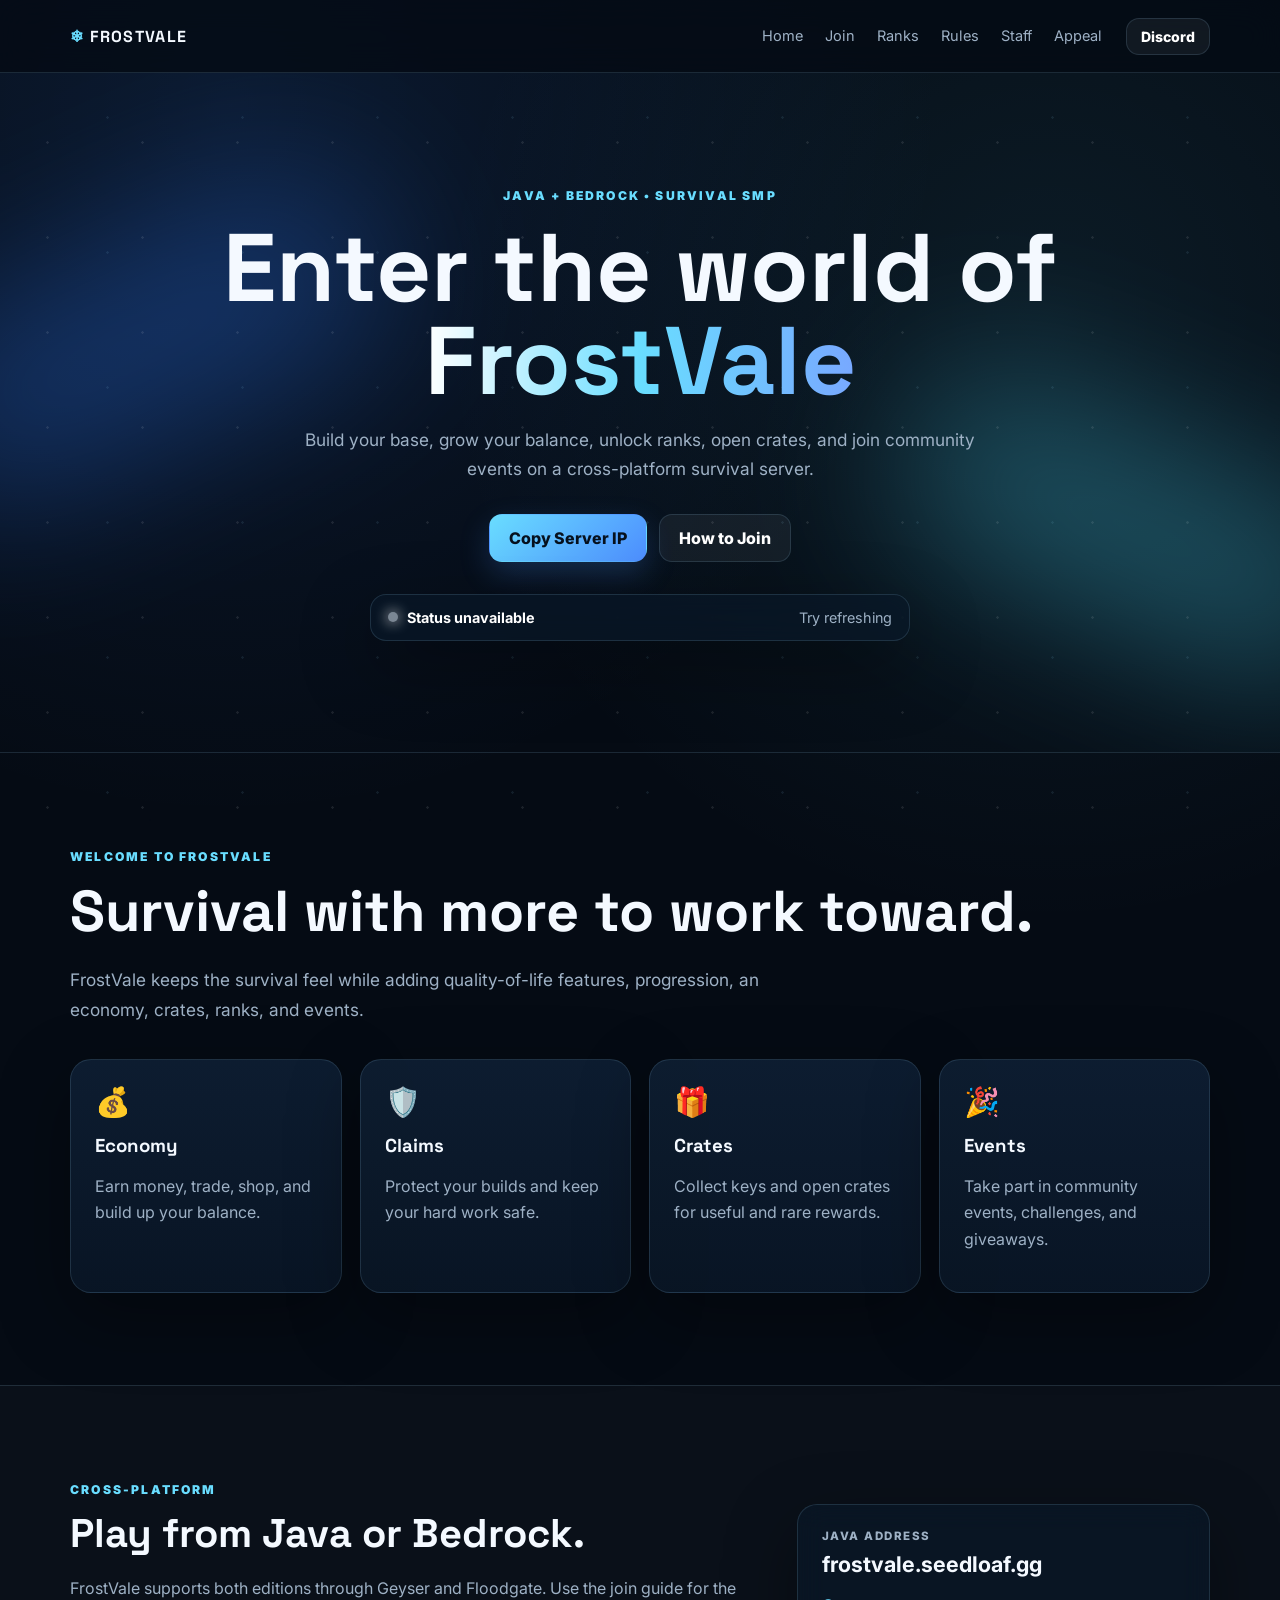
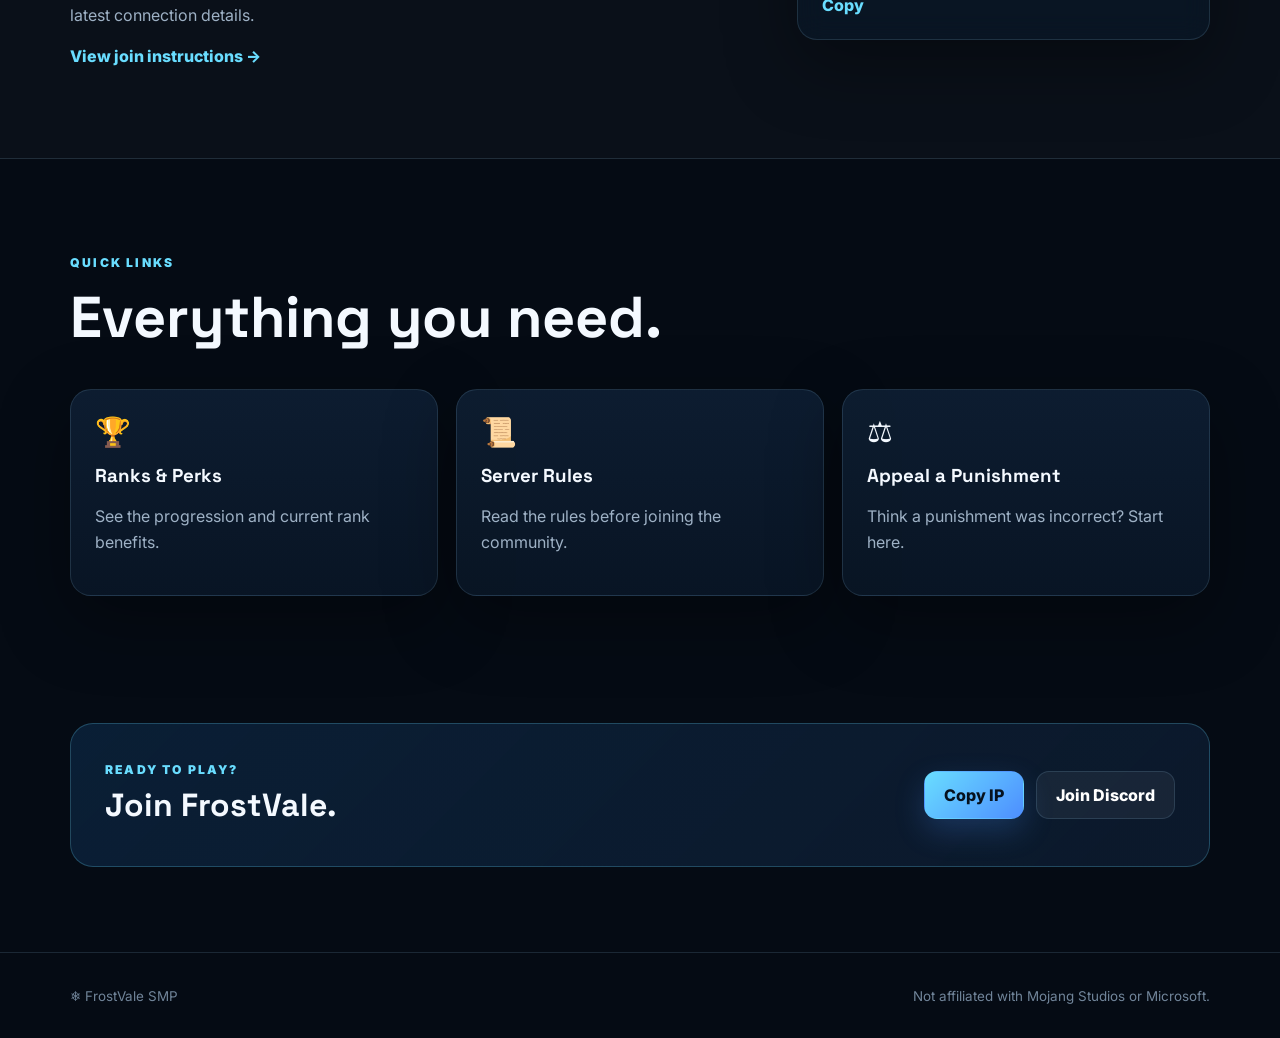
<file: index.html>
<!doctype html>
<html lang="en">
<head>
  <meta charset="utf-8">
  <meta name="viewport" content="width=device-width,initial-scale=1">
  <meta name="theme-color" content="#07111f">
  <meta name="description" content="FrostVale SMP — survival, economy, ranks, crates, events, Java and Bedrock.">
  <title>Home | FrostVale</title>
  <link rel="preconnect" href="https://fonts.googleapis.com">
  <link rel="preconnect" href="https://fonts.gstatic.com" crossorigin>
  <link href="https://fonts.googleapis.com/css2?family=Inter:wght@400;500;600;700;800;900&family=Space+Grotesk:wght@600;700&display=swap" rel="stylesheet">
  <link rel="stylesheet" href="style.css">
</head>
<body>
  <div class="snow" aria-hidden="true"></div>
  
<header class="site-header">
  <nav class="nav container">
    <a class="brand" href="index.html"><span>❄</span> FROSTVALE</a>
    <button class="mobile-menu" aria-label="Open navigation">☰</button>
    <div class="nav-links">
      <a href="index.html">Home</a>
      <a href="join.html">Join</a>
      <a href="ranks.html">Ranks</a>
      <a href="rules.html">Rules</a>
      <a href="staff.html">Staff</a>
      <a href="appeal.html">Appeal</a>
    </div>
    <a class="btn btn-small btn-ghost nav-discord" href="https://discord.gg/zsXkpkxPqH" target="_blank" rel="noopener">Discord</a>
  </nav>
</header>

  <main>
<section class="hero home-hero">
  <div class="glow glow-a"></div><div class="glow glow-b"></div>
  <div class="container hero-content">
    <span class="eyebrow">JAVA + BEDROCK • SURVIVAL SMP</span>
    <h1>Enter the world of <span>FrostVale</span></h1>
    <p>Build your base, grow your balance, unlock ranks, open crates, and join community events on a cross-platform survival server.</p>
    <div class="actions">
      <button class="btn btn-primary" data-copy="frostvale.seedloaf.gg">Copy Server IP</button>
      <a class="btn btn-secondary" href="join.html">How to Join</a>
    </div>
    <div class="server-status glass">
      <div><span class="status-dot" id="statusDot"></span><strong id="statusText">Checking server...</strong></div>
      <span id="playerCount">— players online</span>
    </div>
  </div>
</section>

<section class="section container">
  <div class="section-heading">
    <span class="eyebrow">WELCOME TO FROSTVALE</span>
    <h2>Survival with more to work toward.</h2>
    <p>FrostVale keeps the survival feel while adding quality-of-life features, progression, an economy, crates, ranks, and events.</p>
  </div>
  <div class="grid four">
    <article class="card"><div class="icon">💰</div><h3>Economy</h3><p>Earn money, trade, shop, and build up your balance.</p></article>
    <article class="card"><div class="icon">🛡️</div><h3>Claims</h3><p>Protect your builds and keep your hard work safe.</p></article>
    <article class="card"><div class="icon">🎁</div><h3>Crates</h3><p>Collect keys and open crates for useful and rare rewards.</p></article>
    <article class="card"><div class="icon">🎉</div><h3>Events</h3><p>Take part in community events, challenges, and giveaways.</p></article>
  </div>
</section>

<section class="section tinted">
  <div class="container split">
    <div>
      <span class="eyebrow">CROSS-PLATFORM</span>
      <h2>Play from Java or Bedrock.</h2>
      <p class="muted">FrostVale supports both editions through Geyser and Floodgate. Use the join guide for the latest connection details.</p>
      <a class="text-link" href="join.html">View join instructions →</a>
    </div>
    <div class="glass connection-mini">
      <span>JAVA ADDRESS</span>
      <strong>frostvale.seedloaf.gg</strong>
      <button class="copy-link" data-copy="frostvale.seedloaf.gg">Copy</button>
    </div>
  </div>
</section>

<section class="section container">
  <div class="section-heading">
    <span class="eyebrow">QUICK LINKS</span>
    <h2>Everything you need.</h2>
  </div>
  <div class="grid three">
    <a class="card link-card" href="ranks.html"><span>🏆</span><h3>Ranks & Perks</h3><p>See the progression and current rank benefits.</p></a>
    <a class="card link-card" href="rules.html"><span>📜</span><h3>Server Rules</h3><p>Read the rules before joining the community.</p></a>
    <a class="card link-card" href="appeal.html"><span>⚖️</span><h3>Appeal a Punishment</h3><p>Think a punishment was incorrect? Start here.</p></a>
  </div>
</section>

<section class="cta container">
  <div><span class="eyebrow">READY TO PLAY?</span><h2>Join FrostVale.</h2></div>
  <div class="actions compact">
    <button class="btn btn-primary" data-copy="frostvale.seedloaf.gg">Copy IP</button>
    <a class="btn btn-secondary" href="https://discord.gg/zsXkpkxPqH" target="_blank" rel="noopener">Join Discord</a>
  </div>
</section>
</main>
  
<footer class="footer">
  <div class="container footer-inner">
    <span>❄ FrostVale SMP</span>
    <span>Not affiliated with Mojang Studios or Microsoft.</span>
  </div>
</footer>
<div class="toast" id="toast">Copied!</div>
<script src="script.js"></script>

</body>
</html>
</file>
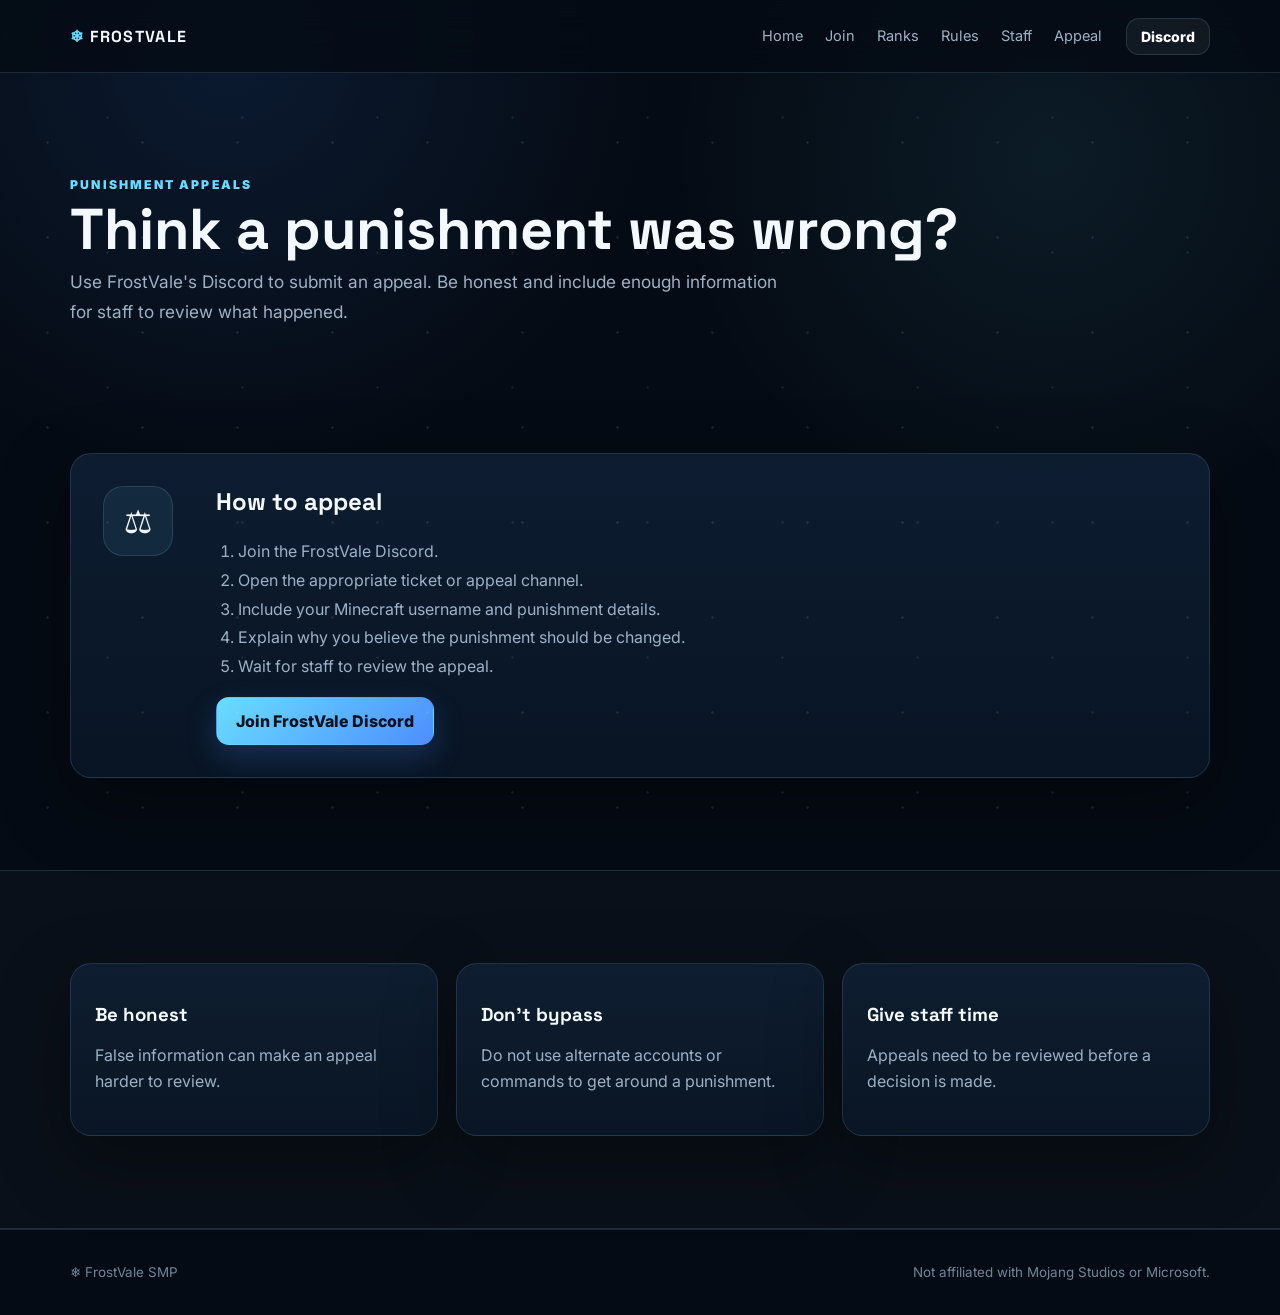
<file: appeal.html>
<!doctype html>
<html lang="en">
<head>
  <meta charset="utf-8">
  <meta name="viewport" content="width=device-width,initial-scale=1">
  <meta name="theme-color" content="#07111f">
  <meta name="description" content="FrostVale punishment appeal information and Discord link.">
  <title>Appeal | FrostVale</title>
  <link rel="preconnect" href="https://fonts.googleapis.com">
  <link rel="preconnect" href="https://fonts.gstatic.com" crossorigin>
  <link href="https://fonts.googleapis.com/css2?family=Inter:wght@400;500;600;700;800;900&family=Space+Grotesk:wght@600;700&display=swap" rel="stylesheet">
  <link rel="stylesheet" href="style.css">
</head>
<body>
  <div class="snow" aria-hidden="true"></div>
  
<header class="site-header">
  <nav class="nav container">
    <a class="brand" href="index.html"><span>❄</span> FROSTVALE</a>
    <button class="mobile-menu" aria-label="Open navigation">☰</button>
    <div class="nav-links">
      <a href="index.html">Home</a>
      <a href="join.html">Join</a>
      <a href="ranks.html">Ranks</a>
      <a href="rules.html">Rules</a>
      <a href="staff.html">Staff</a>
      <a href="appeal.html">Appeal</a>
    </div>
    <a class="btn btn-small btn-ghost nav-discord" href="https://discord.gg/zsXkpkxPqH" target="_blank" rel="noopener">Discord</a>
  </nav>
</header>

  <main>
<section class="page-hero container">
  <span class="eyebrow">PUNISHMENT APPEALS</span>
  <h1>Think a punishment was wrong?</h1>
  <p>Use FrostVale's Discord to submit an appeal. Be honest and include enough information for staff to review what happened.</p>
</section>

<section class="section container">
  <div class="appeal-box">
    <div class="appeal-icon">⚖️</div>
    <div>
      <h2>How to appeal</h2>
      <ol class="steps">
        <li>Join the FrostVale Discord.</li>
        <li>Open the appropriate ticket or appeal channel.</li>
        <li>Include your Minecraft username and punishment details.</li>
        <li>Explain why you believe the punishment should be changed.</li>
        <li>Wait for staff to review the appeal.</li>
      </ol>
      <a class="btn btn-primary" href="https://discord.gg/zsXkpkxPqH" target="_blank" rel="noopener">Join FrostVale Discord</a>
    </div>
  </div>
</section>

<section class="section tinted">
  <div class="container grid three">
    <article class="card"><h3>Be honest</h3><p>False information can make an appeal harder to review.</p></article>
    <article class="card"><h3>Don't bypass</h3><p>Do not use alternate accounts or commands to get around a punishment.</p></article>
    <article class="card"><h3>Give staff time</h3><p>Appeals need to be reviewed before a decision is made.</p></article>
  </div>
</section>
</main>
  
<footer class="footer">
  <div class="container footer-inner">
    <span>❄ FrostVale SMP</span>
    <span>Not affiliated with Mojang Studios or Microsoft.</span>
  </div>
</footer>
<div class="toast" id="toast">Copied!</div>
<script src="script.js"></script>

</body>
</html>
</file>
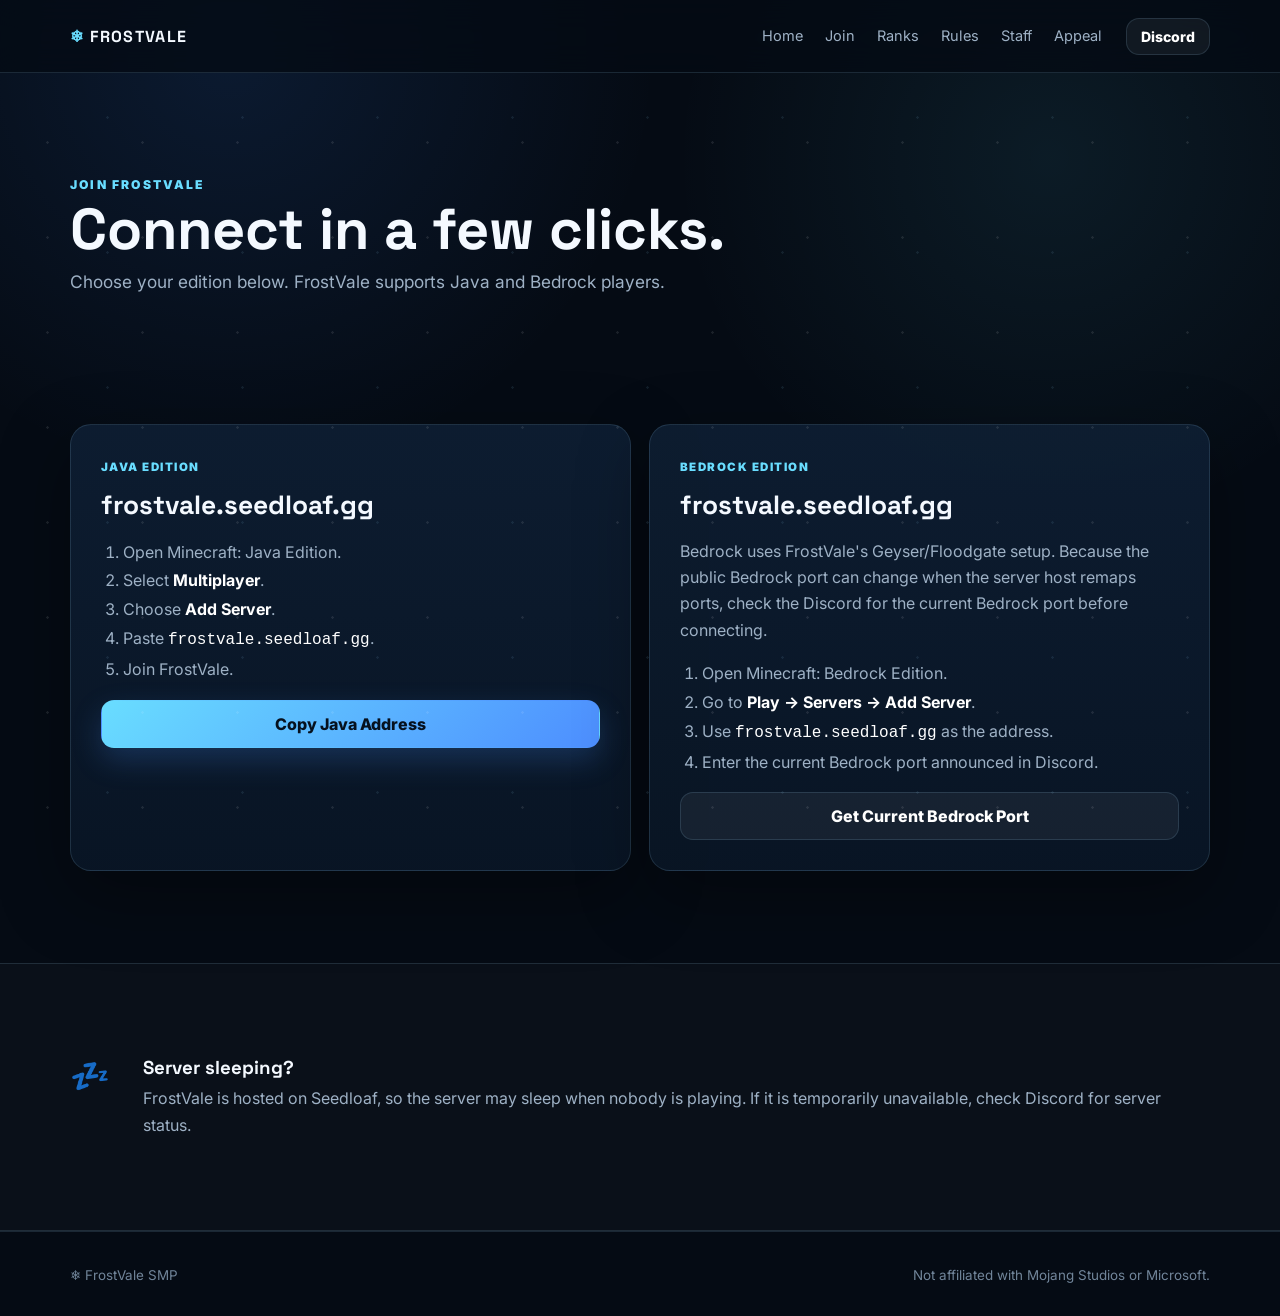
<file: join.html>
<!doctype html>
<html lang="en">
<head>
  <meta charset="utf-8">
  <meta name="viewport" content="width=device-width,initial-scale=1">
  <meta name="theme-color" content="#07111f">
  <meta name="description" content="How to join FrostVale SMP on Java or Bedrock Edition.">
  <title>Join | FrostVale</title>
  <link rel="preconnect" href="https://fonts.googleapis.com">
  <link rel="preconnect" href="https://fonts.gstatic.com" crossorigin>
  <link href="https://fonts.googleapis.com/css2?family=Inter:wght@400;500;600;700;800;900&family=Space+Grotesk:wght@600;700&display=swap" rel="stylesheet">
  <link rel="stylesheet" href="style.css">
</head>
<body>
  <div class="snow" aria-hidden="true"></div>
  
<header class="site-header">
  <nav class="nav container">
    <a class="brand" href="index.html"><span>❄</span> FROSTVALE</a>
    <button class="mobile-menu" aria-label="Open navigation">☰</button>
    <div class="nav-links">
      <a href="index.html">Home</a>
      <a href="join.html">Join</a>
      <a href="ranks.html">Ranks</a>
      <a href="rules.html">Rules</a>
      <a href="staff.html">Staff</a>
      <a href="appeal.html">Appeal</a>
    </div>
    <a class="btn btn-small btn-ghost nav-discord" href="https://discord.gg/zsXkpkxPqH" target="_blank" rel="noopener">Discord</a>
  </nav>
</header>

  <main>
<section class="page-hero container">
  <span class="eyebrow">JOIN FROSTVALE</span>
  <h1>Connect in a few clicks.</h1>
  <p>Choose your edition below. FrostVale supports Java and Bedrock players.</p>
</section>

<section class="section container">
  <div class="grid two">
    <article class="big-card">
      <span class="pill">JAVA EDITION</span>
      <h2>frostvale.seedloaf.gg</h2>
      <ol class="steps">
        <li>Open Minecraft: Java Edition.</li>
        <li>Select <strong>Multiplayer</strong>.</li>
        <li>Choose <strong>Add Server</strong>.</li>
        <li>Paste <code>frostvale.seedloaf.gg</code>.</li>
        <li>Join FrostVale.</li>
      </ol>
      <button class="btn btn-primary full" data-copy="frostvale.seedloaf.gg">Copy Java Address</button>
    </article>

    <article class="big-card">
      <span class="pill">BEDROCK EDITION</span>
      <h2>frostvale.seedloaf.gg</h2>
      <p class="muted">Bedrock uses FrostVale's Geyser/Floodgate setup. Because the public Bedrock port can change when the server host remaps ports, check the Discord for the current Bedrock port before connecting.</p>
      <ol class="steps">
        <li>Open Minecraft: Bedrock Edition.</li>
        <li>Go to <strong>Play → Servers → Add Server</strong>.</li>
        <li>Use <code>frostvale.seedloaf.gg</code> as the address.</li>
        <li>Enter the current Bedrock port announced in Discord.</li>
      </ol>
      <a class="btn btn-secondary full" href="https://discord.gg/zsXkpkxPqH" target="_blank" rel="noopener">Get Current Bedrock Port</a>
    </article>
  </div>
</section>

<section class="section tinted">
  <div class="container notice">
    <div>💤</div>
    <div><h3>Server sleeping?</h3><p>FrostVale is hosted on Seedloaf, so the server may sleep when nobody is playing. If it is temporarily unavailable, check Discord for server status.</p></div>
  </div>
</section>
</main>
  
<footer class="footer">
  <div class="container footer-inner">
    <span>❄ FrostVale SMP</span>
    <span>Not affiliated with Mojang Studios or Microsoft.</span>
  </div>
</footer>
<div class="toast" id="toast">Copied!</div>
<script src="script.js"></script>

</body>
</html>
</file>
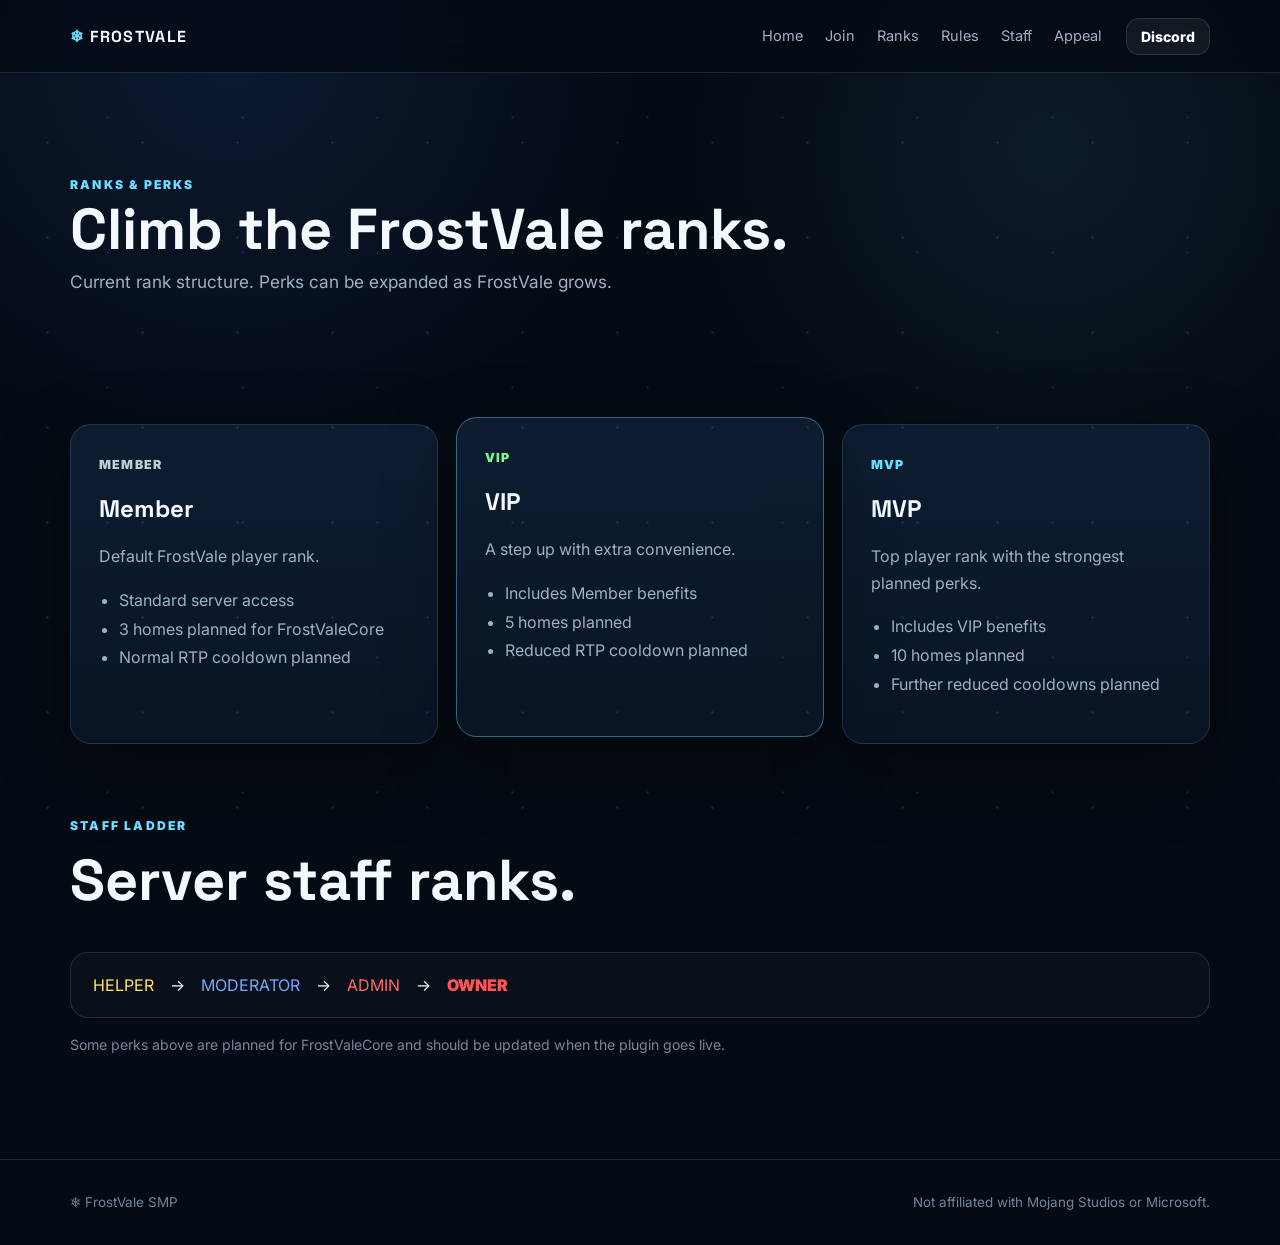
<file: ranks.html>
<!doctype html>
<html lang="en">
<head>
  <meta charset="utf-8">
  <meta name="viewport" content="width=device-width,initial-scale=1">
  <meta name="theme-color" content="#07111f">
  <meta name="description" content="FrostVale ranks, progression, and player perks.">
  <title>Ranks | FrostVale</title>
  <link rel="preconnect" href="https://fonts.googleapis.com">
  <link rel="preconnect" href="https://fonts.gstatic.com" crossorigin>
  <link href="https://fonts.googleapis.com/css2?family=Inter:wght@400;500;600;700;800;900&family=Space+Grotesk:wght@600;700&display=swap" rel="stylesheet">
  <link rel="stylesheet" href="style.css">
</head>
<body>
  <div class="snow" aria-hidden="true"></div>
  
<header class="site-header">
  <nav class="nav container">
    <a class="brand" href="index.html"><span>❄</span> FROSTVALE</a>
    <button class="mobile-menu" aria-label="Open navigation">☰</button>
    <div class="nav-links">
      <a href="index.html">Home</a>
      <a href="join.html">Join</a>
      <a href="ranks.html">Ranks</a>
      <a href="rules.html">Rules</a>
      <a href="staff.html">Staff</a>
      <a href="appeal.html">Appeal</a>
    </div>
    <a class="btn btn-small btn-ghost nav-discord" href="https://discord.gg/zsXkpkxPqH" target="_blank" rel="noopener">Discord</a>
  </nav>
</header>

  <main>
<section class="page-hero container">
  <span class="eyebrow">RANKS & PERKS</span>
  <h1>Climb the FrostVale ranks.</h1>
  <p>Current rank structure. Perks can be expanded as FrostVale grows.</p>
</section>

<section class="section container">
  <div class="rank-grid">
    <article class="rank-panel"><span class="rank member">MEMBER</span><h2>Member</h2><p>Default FrostVale player rank.</p><ul><li>Standard server access</li><li>3 homes planned for FrostValeCore</li><li>Normal RTP cooldown planned</li></ul></article>
    <article class="rank-panel featured"><span class="rank vip">VIP</span><h2>VIP</h2><p>A step up with extra convenience.</p><ul><li>Includes Member benefits</li><li>5 homes planned</li><li>Reduced RTP cooldown planned</li></ul></article>
    <article class="rank-panel"><span class="rank mvp">MVP</span><h2>MVP</h2><p>Top player rank with the strongest planned perks.</p><ul><li>Includes VIP benefits</li><li>10 homes planned</li><li>Further reduced cooldowns planned</li></ul></article>
  </div>

  <div class="section-heading top-gap">
    <span class="eyebrow">STAFF LADDER</span>
    <h2>Server staff ranks.</h2>
  </div>
  <div class="staff-ladder">
    <span class="helper">HELPER</span><span>→</span><span class="mod">MODERATOR</span><span>→</span><span class="admin">ADMIN</span><span>→</span><span class="owner">OWNER</span>
  </div>
  <p class="small-note">Some perks above are planned for FrostValeCore and should be updated when the plugin goes live.</p>
</section>
</main>
  
<footer class="footer">
  <div class="container footer-inner">
    <span>❄ FrostVale SMP</span>
    <span>Not affiliated with Mojang Studios or Microsoft.</span>
  </div>
</footer>
<div class="toast" id="toast">Copied!</div>
<script src="script.js"></script>

</body>
</html>
</file>
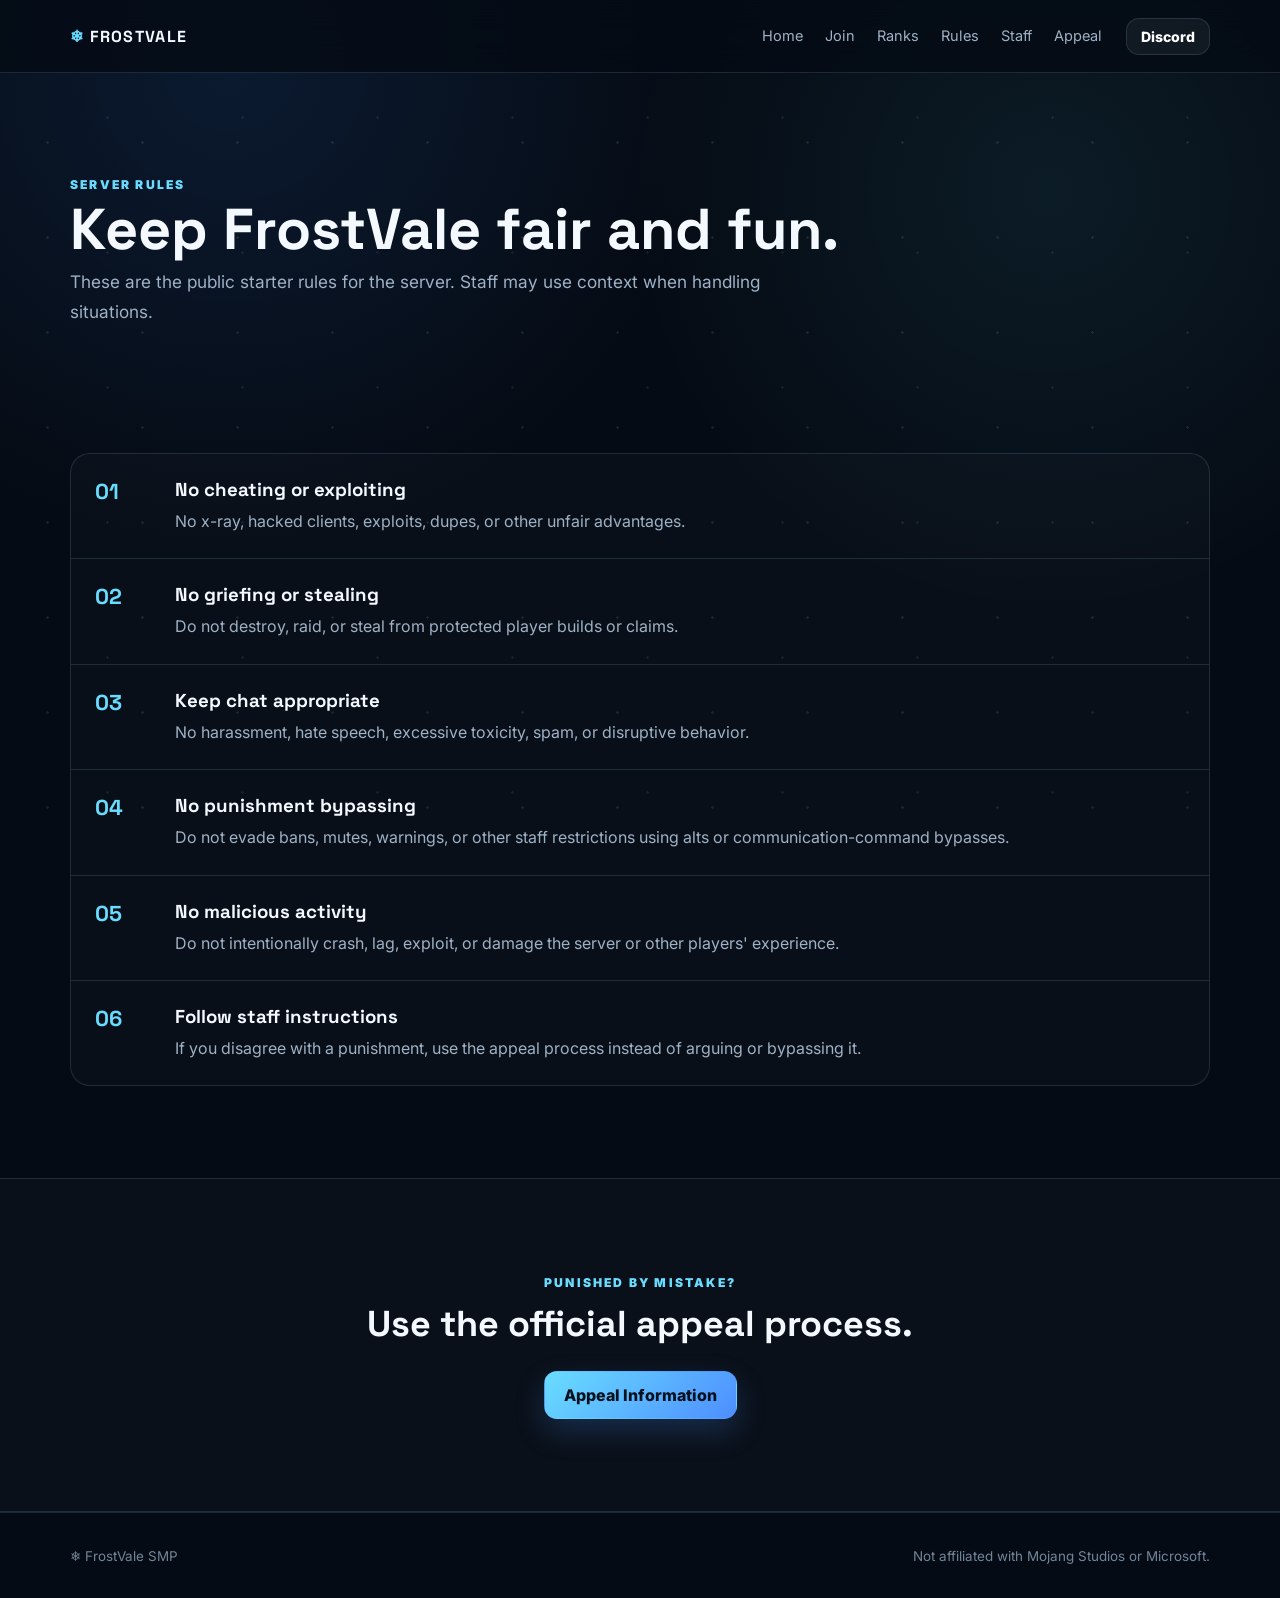
<file: rules.html>
<!doctype html>
<html lang="en">
<head>
  <meta charset="utf-8">
  <meta name="viewport" content="width=device-width,initial-scale=1">
  <meta name="theme-color" content="#07111f">
  <meta name="description" content="Official FrostVale server rules and community guidelines.">
  <title>Rules | FrostVale</title>
  <link rel="preconnect" href="https://fonts.googleapis.com">
  <link rel="preconnect" href="https://fonts.gstatic.com" crossorigin>
  <link href="https://fonts.googleapis.com/css2?family=Inter:wght@400;500;600;700;800;900&family=Space+Grotesk:wght@600;700&display=swap" rel="stylesheet">
  <link rel="stylesheet" href="style.css">
</head>
<body>
  <div class="snow" aria-hidden="true"></div>
  
<header class="site-header">
  <nav class="nav container">
    <a class="brand" href="index.html"><span>❄</span> FROSTVALE</a>
    <button class="mobile-menu" aria-label="Open navigation">☰</button>
    <div class="nav-links">
      <a href="index.html">Home</a>
      <a href="join.html">Join</a>
      <a href="ranks.html">Ranks</a>
      <a href="rules.html">Rules</a>
      <a href="staff.html">Staff</a>
      <a href="appeal.html">Appeal</a>
    </div>
    <a class="btn btn-small btn-ghost nav-discord" href="https://discord.gg/zsXkpkxPqH" target="_blank" rel="noopener">Discord</a>
  </nav>
</header>

  <main>
<section class="page-hero container">
  <span class="eyebrow">SERVER RULES</span>
  <h1>Keep FrostVale fair and fun.</h1>
  <p>These are the public starter rules for the server. Staff may use context when handling situations.</p>
</section>

<section class="section container">
  <div class="rules-list">
    <article><span>01</span><div><h3>No cheating or exploiting</h3><p>No x-ray, hacked clients, exploits, dupes, or other unfair advantages.</p></div></article>
    <article><span>02</span><div><h3>No griefing or stealing</h3><p>Do not destroy, raid, or steal from protected player builds or claims.</p></div></article>
    <article><span>03</span><div><h3>Keep chat appropriate</h3><p>No harassment, hate speech, excessive toxicity, spam, or disruptive behavior.</p></div></article>
    <article><span>04</span><div><h3>No punishment bypassing</h3><p>Do not evade bans, mutes, warnings, or other staff restrictions using alts or communication-command bypasses.</p></div></article>
    <article><span>05</span><div><h3>No malicious activity</h3><p>Do not intentionally crash, lag, exploit, or damage the server or other players' experience.</p></div></article>
    <article><span>06</span><div><h3>Follow staff instructions</h3><p>If you disagree with a punishment, use the appeal process instead of arguing or bypassing it.</p></div></article>
  </div>
</section>

<section class="section tinted">
  <div class="container center">
    <span class="eyebrow">PUNISHED BY MISTAKE?</span>
    <h2>Use the official appeal process.</h2>
    <a class="btn btn-primary" href="appeal.html">Appeal Information</a>
  </div>
</section>
</main>
  
<footer class="footer">
  <div class="container footer-inner">
    <span>❄ FrostVale SMP</span>
    <span>Not affiliated with Mojang Studios or Microsoft.</span>
  </div>
</footer>
<div class="toast" id="toast">Copied!</div>
<script src="script.js"></script>

</body>
</html>
</file>
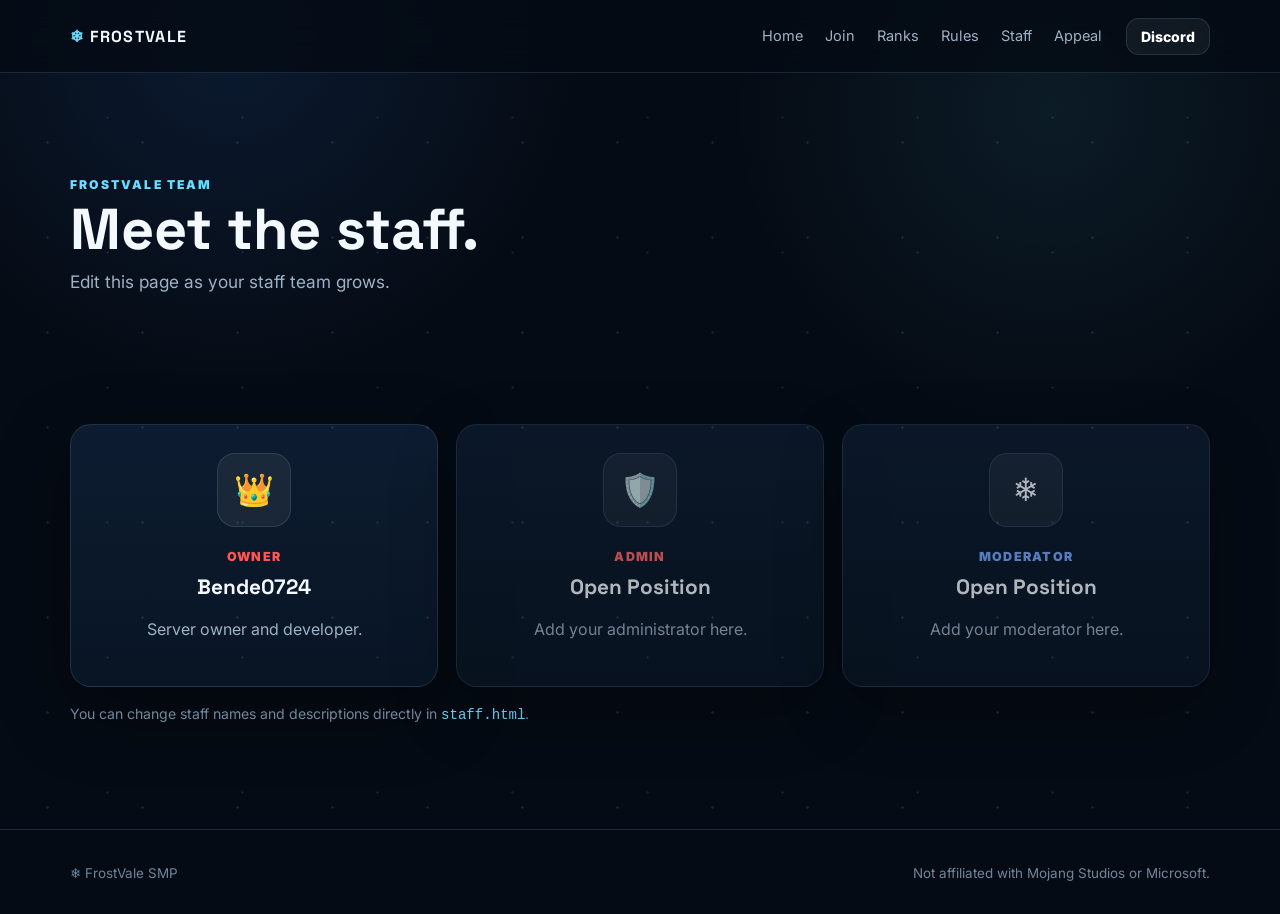
<file: staff.html>
<!doctype html>
<html lang="en">
<head>
  <meta charset="utf-8">
  <meta name="viewport" content="width=device-width,initial-scale=1">
  <meta name="theme-color" content="#07111f">
  <meta name="description" content="Meet the FrostVale Minecraft server staff team.">
  <title>Staff | FrostVale</title>
  <link rel="preconnect" href="https://fonts.googleapis.com">
  <link rel="preconnect" href="https://fonts.gstatic.com" crossorigin>
  <link href="https://fonts.googleapis.com/css2?family=Inter:wght@400;500;600;700;800;900&family=Space+Grotesk:wght@600;700&display=swap" rel="stylesheet">
  <link rel="stylesheet" href="style.css">
</head>
<body>
  <div class="snow" aria-hidden="true"></div>
  
<header class="site-header">
  <nav class="nav container">
    <a class="brand" href="index.html"><span>❄</span> FROSTVALE</a>
    <button class="mobile-menu" aria-label="Open navigation">☰</button>
    <div class="nav-links">
      <a href="index.html">Home</a>
      <a href="join.html">Join</a>
      <a href="ranks.html">Ranks</a>
      <a href="rules.html">Rules</a>
      <a href="staff.html">Staff</a>
      <a href="appeal.html">Appeal</a>
    </div>
    <a class="btn btn-small btn-ghost nav-discord" href="https://discord.gg/zsXkpkxPqH" target="_blank" rel="noopener">Discord</a>
  </nav>
</header>

  <main>
<section class="page-hero container">
  <span class="eyebrow">FROSTVALE TEAM</span>
  <h1>Meet the staff.</h1>
  <p>Edit this page as your staff team grows.</p>
</section>

<section class="section container">
  <div class="grid three staff-grid">
    <article class="staff-card">
      <div class="avatar">👑</div>
      <span class="rank owner">OWNER</span>
      <h3>Bende0724</h3>
      <p>Server owner and developer.</p>
    </article>
    <article class="staff-card placeholder">
      <div class="avatar">🛡️</div>
      <span class="rank admin">ADMIN</span>
      <h3>Open Position</h3>
      <p>Add your administrator here.</p>
    </article>
    <article class="staff-card placeholder">
      <div class="avatar">❄️</div>
      <span class="rank mod">MODERATOR</span>
      <h3>Open Position</h3>
      <p>Add your moderator here.</p>
    </article>
  </div>
  <p class="small-note">You can change staff names and descriptions directly in <code>staff.html</code>.</p>
</section>
</main>
  
<footer class="footer">
  <div class="container footer-inner">
    <span>❄ FrostVale SMP</span>
    <span>Not affiliated with Mojang Studios or Microsoft.</span>
  </div>
</footer>
<div class="toast" id="toast">Copied!</div>
<script src="script.js"></script>

</body>
</html>
</file>
<file: style.css>
:root{
  --bg:#050b14;--bg2:#07111f;--panel:#0b1829;--panel2:#0f2035;
  --line:rgba(165,220,255,.14);--text:#f4f9ff;--muted:#9eb1c5;
  --ice:#69ddff;--ice2:#8ceaff;--blue:#4d8eff;
  --shadow:0 24px 70px rgba(0,0,0,.35)
}
*{box-sizing:border-box} html{scroll-behavior:smooth} body{
  margin:0;font-family:Inter,system-ui,sans-serif;color:var(--text);background:
  radial-gradient(circle at 18% 4%,rgba(57,136,255,.12),transparent 26%),
  radial-gradient(circle at 82% 12%,rgba(90,223,255,.08),transparent 24%),var(--bg)
}
a{color:inherit;text-decoration:none}button{font:inherit}.container{width:min(1140px,calc(100% - 36px));margin:auto}
.site-header{position:sticky;top:0;z-index:20;background:rgba(5,11,20,.78);backdrop-filter:blur(16px);border-bottom:1px solid var(--line)}
.nav{min-height:72px;display:flex;align-items:center;gap:24px}.brand{font:800 1rem "Space Grotesk";letter-spacing:.08em;margin-right:auto}.brand span{color:var(--ice)}
.nav-links{display:flex;gap:22px;color:var(--muted);font-size:.91rem}.nav-links a:hover{color:#fff}.mobile-menu{display:none;background:transparent;border:0;color:#fff;font-size:1.5rem}
.btn{display:inline-flex;align-items:center;justify-content:center;border:1px solid transparent;border-radius:13px;padding:13px 19px;font-weight:800;cursor:pointer;transition:.2s}
.btn:hover{transform:translateY(-2px)}.btn-primary{background:linear-gradient(135deg,var(--ice),var(--blue));color:#06111e;box-shadow:0 12px 30px rgba(73,145,255,.22)}
.btn-secondary,.btn-ghost{background:rgba(255,255,255,.055);border-color:var(--line);color:#fff}.btn-small{padding:9px 14px;font-size:.88rem}.full{width:100%}
.hero{min-height:680px;display:grid;align-items:center;position:relative;overflow:hidden;border-bottom:1px solid var(--line)}.hero-content{position:relative;z-index:2;text-align:center;padding:100px 0}
.eyebrow{font-weight:900;font-size:.76rem;letter-spacing:.18em;color:var(--ice)}h1,h2,h3{font-family:"Space Grotesk",Inter,sans-serif}
h1{font-size:clamp(3.1rem,7.5vw,6.8rem);line-height:.96;margin:18px 0}.hero h1 span{color:transparent;background:linear-gradient(90deg,#fff,var(--ice),#78a8ff);background-clip:text;-webkit-background-clip:text}
.hero p,.page-hero p,.section-heading p{max-width:720px;color:var(--muted);line-height:1.7;font-size:1.08rem}.hero p{margin:0 auto}.actions{display:flex;gap:12px;justify-content:center;flex-wrap:wrap;margin-top:30px}.actions.compact{margin:0}
.glow{position:absolute;filter:blur(80px);opacity:.3;border-radius:999px}.glow-a{width:520px;height:200px;background:#2f7cff;left:-120px;top:170px;transform:rotate(-25deg)}.glow-b{width:500px;height:180px;background:#4de2ff;right:-110px;bottom:130px;transform:rotate(23deg)}
.glass{background:rgba(10,24,41,.68);border:1px solid var(--line);box-shadow:var(--shadow);backdrop-filter:blur(14px)}
.server-status{max-width:540px;margin:32px auto 0;border-radius:16px;padding:14px 17px;display:flex;align-items:center;justify-content:space-between;color:var(--muted);font-size:.9rem}.server-status div{display:flex;align-items:center;gap:9px;color:#fff}
.status-dot{width:10px;height:10px;border-radius:50%;background:#7b8794;box-shadow:0 0 14px currentColor}.status-dot.online{background:#55f29a}.status-dot.offline{background:#ff687e}
.section{padding:92px 0}.tinted{background:rgba(255,255,255,.018);border-block:1px solid var(--line)}.section-heading{margin-bottom:35px}.section-heading h2,.page-hero h1{font-size:clamp(2.2rem,4.5vw,4.1rem);margin:9px 0 10px}.grid{display:grid;gap:18px}.four{grid-template-columns:repeat(4,1fr)}.three{grid-template-columns:repeat(3,1fr)}.two{grid-template-columns:repeat(2,1fr)}
.card,.big-card,.rank-panel,.staff-card,.appeal-box{background:linear-gradient(180deg,rgba(15,32,53,.85),rgba(10,23,39,.85));border:1px solid var(--line);border-radius:21px;box-shadow:var(--shadow)}
.card{padding:24px}.card .icon{font-size:1.8rem}.card h3{margin:15px 0 8px}.card p,.big-card p,.rank-panel p,.staff-card p{color:var(--muted);line-height:1.65}.link-card{transition:.2s}.link-card:hover{transform:translateY(-4px);border-color:rgba(105,221,255,.32)}.link-card>span{font-size:1.8rem}
.split{display:grid;grid-template-columns:1.25fr .75fr;gap:38px;align-items:center}.split h2{font-size:2.5rem;margin:10px 0}.muted{color:var(--muted);line-height:1.7}.text-link{color:var(--ice);font-weight:800}
.connection-mini{padding:24px;border-radius:20px;position:relative}.connection-mini span{display:block;color:var(--muted);font-size:.72rem;letter-spacing:.13em;font-weight:800}.connection-mini strong{display:block;margin-top:8px;font-size:1.35rem}.copy-link{margin-top:18px;background:none;border:0;color:var(--ice);font-weight:800;cursor:pointer;padding:0}
.cta{margin-top:35px;margin-bottom:85px;padding:34px;border:1px solid rgba(105,221,255,.24);border-radius:23px;background:linear-gradient(135deg,rgba(28,97,165,.23),rgba(15,31,53,.7));display:flex;align-items:center;justify-content:space-between;gap:25px}.cta h2{font-size:2rem;margin:7px 0}
.page-hero{padding:100px 0 35px}.page-hero p{margin:0}.big-card{padding:30px}.big-card h2{font-size:1.65rem;margin:13px 0}.pill{display:inline-block;color:var(--ice);font-weight:900;letter-spacing:.13em;font-size:.72rem}.steps{padding-left:22px;color:var(--muted);line-height:1.8}.steps strong,.steps code{color:#fff}code{font-family:ui-monospace,SFMono-Regular,Consolas,monospace;color:var(--ice)}
.notice{display:grid;grid-template-columns:55px 1fr;align-items:start;gap:18px}.notice>div:first-child{font-size:2rem}.notice h3{margin:0 0 6px}.notice p{margin:0;color:var(--muted);line-height:1.65}
.rank-grid{display:grid;grid-template-columns:repeat(3,1fr);gap:18px}.rank-panel{padding:28px}.rank-panel.featured{border-color:rgba(105,221,255,.4);transform:translateY(-7px)}.rank{font-weight:900;font-size:.78rem;letter-spacing:.1em}.member{color:#c3cbd5}.vip{color:#72ff91}.mvp{color:#65e3ff}.helper{color:#ffe56b}.mod{color:#77a8ff}.admin{color:#ff6767}.owner{color:#ff5555;font-weight:900}.rank-panel ul{color:var(--muted);line-height:1.8;padding-left:20px}.top-gap{margin-top:70px}.staff-ladder{display:flex;flex-wrap:wrap;gap:16px;align-items:center;border:1px solid var(--line);border-radius:18px;padding:22px;background:rgba(255,255,255,.025)}
.small-note{margin-top:18px;color:#73879b;font-size:.88rem}
.rules-list{display:grid;gap:0;border:1px solid var(--line);border-radius:20px;overflow:hidden;background:rgba(255,255,255,.02)}.rules-list article{display:grid;grid-template-columns:62px 1fr;gap:18px;padding:24px;border-bottom:1px solid var(--line)}.rules-list article:last-child{border-bottom:0}.rules-list article>span{color:var(--ice);font:800 1.35rem "Space Grotesk"}.rules-list h3{margin:0 0 7px}.rules-list p{margin:0;color:var(--muted);line-height:1.65}.center{text-align:center}.center h2{font-size:2.25rem;margin:10px 0 24px}
.staff-card{padding:28px;text-align:center}.avatar{width:74px;height:74px;margin:0 auto 18px;display:grid;place-items:center;border-radius:18px;background:rgba(255,255,255,.06);font-size:2rem;border:1px solid var(--line)}.staff-card h3{margin:9px 0 6px;font-size:1.3rem}.placeholder{opacity:.72}
.appeal-box{padding:32px;display:grid;grid-template-columns:85px 1fr;gap:28px}.appeal-icon{width:70px;height:70px;border-radius:20px;display:grid;place-items:center;background:rgba(105,221,255,.08);border:1px solid var(--line);font-size:2rem}.appeal-box h2{margin-top:0}
.footer{border-top:1px solid var(--line);color:#71859a}.footer-inner{min-height:85px;display:flex;align-items:center;justify-content:space-between;gap:20px;font-size:.84rem}
.toast{position:fixed;left:50%;bottom:24px;transform:translate(-50%,16px);opacity:0;background:#edf9ff;color:#06111d;padding:11px 16px;border-radius:12px;font-weight:800;transition:.2s;z-index:50;pointer-events:none}.toast.show{opacity:1;transform:translate(-50%,0)}
.snow,.snow:before,.snow:after{position:fixed;inset:0;pointer-events:none;z-index:1;background-image:radial-gradient(circle,#fff 1px,transparent 1.5px),radial-gradient(circle,#9edfff 1px,transparent 1.5px);background-size:95px 95px,135px 135px;background-position:0 0,40px 50px;opacity:.09;animation:snow 28s linear infinite}.snow:before,.snow:after{content:"";position:absolute}.snow:before{background-size:165px 165px;opacity:.06;animation-duration:38s}.snow:after{background-size:220px 220px;opacity:.045;animation-duration:50s}@keyframes snow{to{background-position:0 1000px,40px 1050px}}
@media(max-width:900px){.nav-links{display:none;position:absolute;top:72px;left:0;right:0;background:#07111f;border-bottom:1px solid var(--line);padding:18px;flex-direction:column}.nav-links.open{display:flex}.mobile-menu{display:block}.nav-discord{display:none}.four,.three{grid-template-columns:repeat(2,1fr)}.rank-grid{grid-template-columns:1fr}.rank-panel.featured{transform:none}.split{grid-template-columns:1fr}.cta{flex-direction:column;align-items:flex-start}}
@media(max-width:640px){.four,.three,.two{grid-template-columns:1fr}.hero{min-height:610px}.hero-content{padding:80px 0}.section{padding:70px 0}.page-hero{padding-top:75px}.server-status{flex-direction:column;align-items:flex-start}.appeal-box{grid-template-columns:1fr}.cta{margin-inline:18px;width:auto}.footer-inner{flex-direction:column;align-items:flex-start;justify-content:center}.rules-list article{grid-template-columns:45px 1fr;padding:20px 16px}}
</file>
